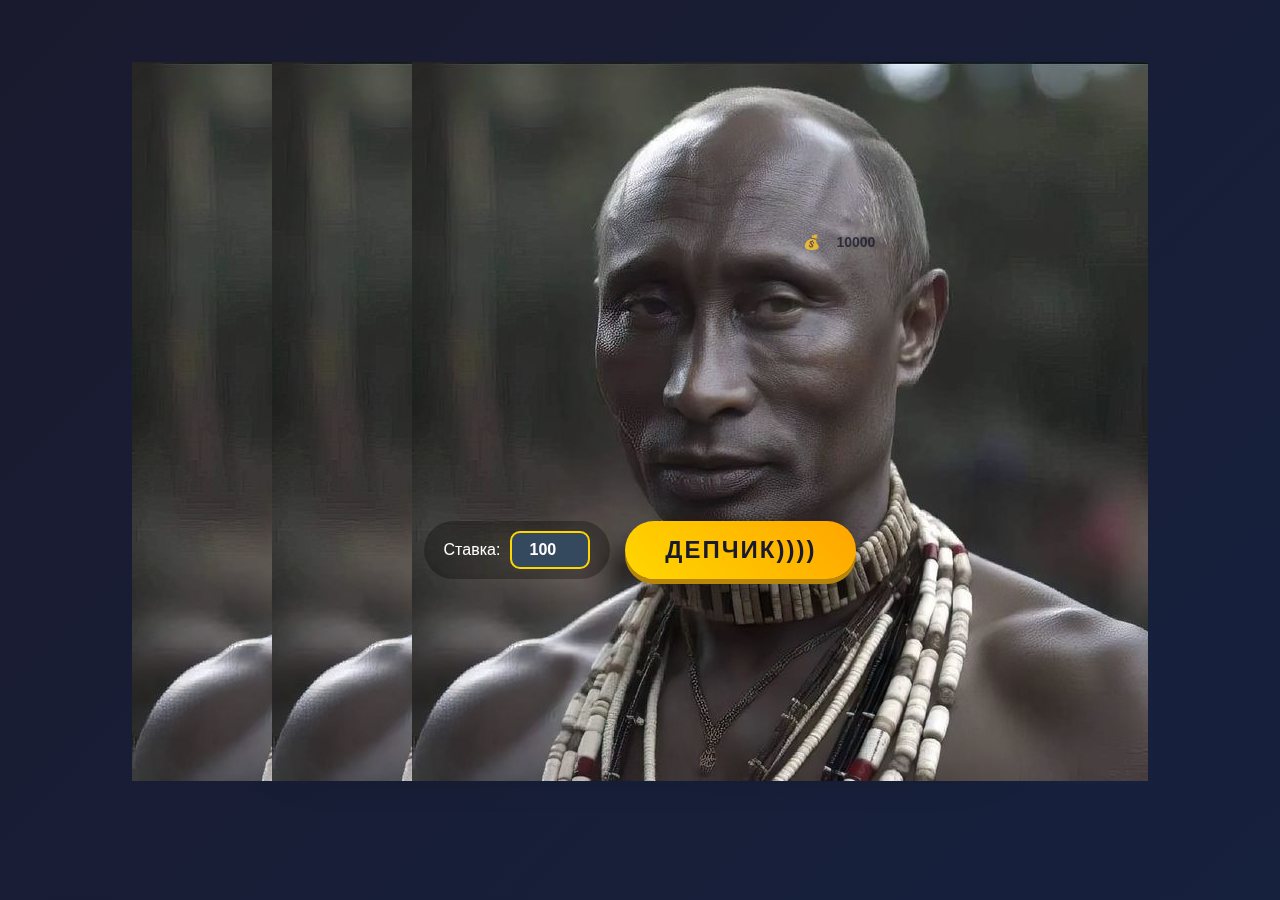
<file: casino.html>
<!DOCTYPE html>
<html lang="ru">
<head>
    <meta charset="UTF-8">
    <meta name="viewport" content="width=device-width, initial-scale=1.0">
    <title>Бурмадатик</title>
    <link rel="stylesheet" href="casino.css">
</head>
<body>
    <div class="casino-container">
        <div class="casino-header">
            <a href="/" class="back-link">← Назад в чат</a>
            <div class="casino-balance">
                <span>💰</span> <span id="balance">10000</span> ₴
            </div>
        </div>

        <div class="slot-machine">
            <div class="reels">
                <div class="reel" id="reel1">
                    <img src="images/cherry.png" alt="cherry" class="symbol-img">
                </div>
                <div class="reel" id="reel2">
                    <img src="images/cherry.png" alt="cherry" class="symbol-img">
                </div>
                <div class="reel" id="reel3">
                    <img src="images/cherry.png" alt="cherry" class="symbol-img">
                </div>
            </div>

            <div class="controls">
                <div class="bet-control">
                    <label>Ставка:</label>
                    <input type="number" id="betAmount" min="10" max="1000" value="100" step="10">
                </div>
                <button class="spin-btn" id="spinBtn" onclick="spin()">
                    Депчик))))
                </button>
            </div>

            <div class="result" id="result"></div>
        </div>
    </div>

    <script src="casino.js"></script>
</body>
</html>
</file>
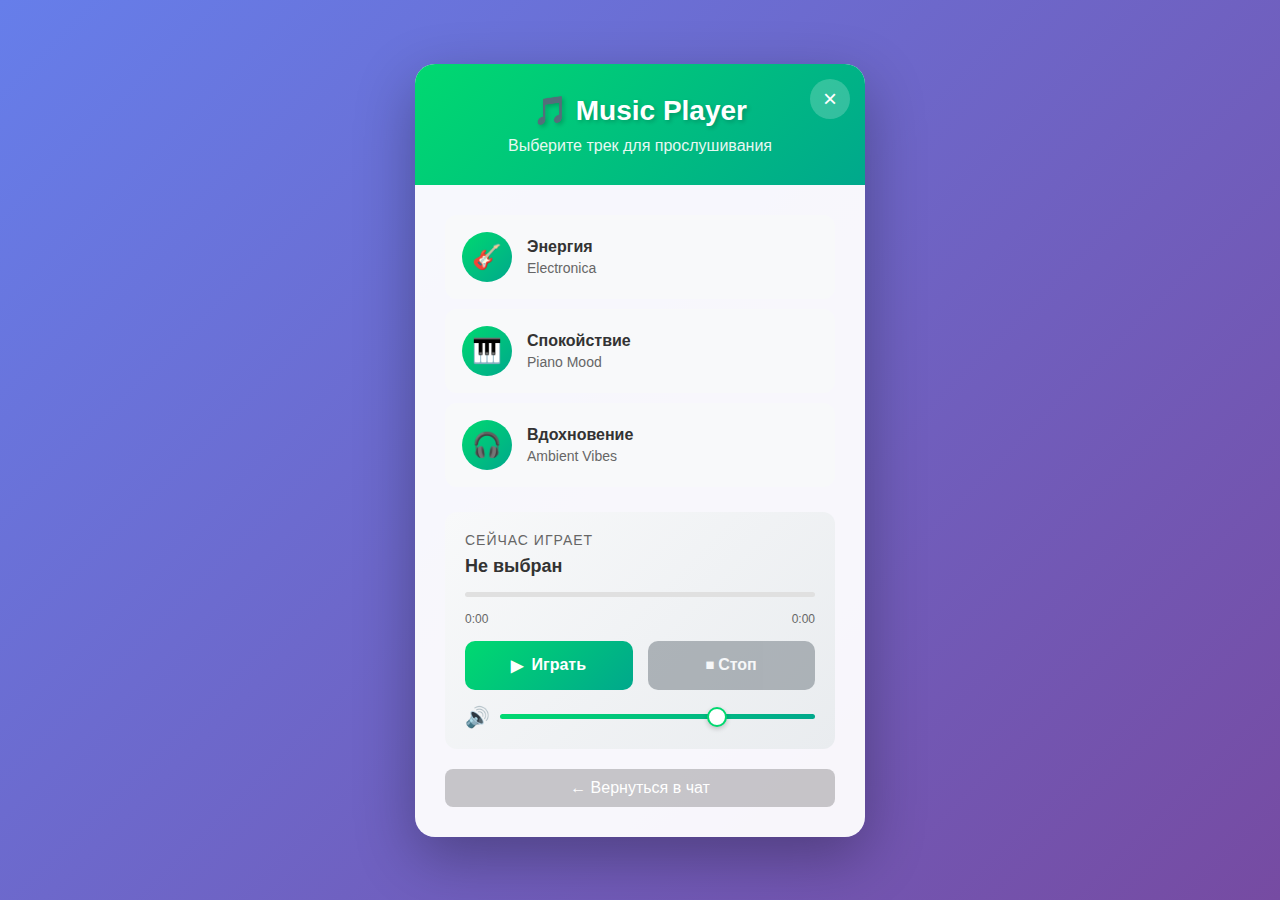
<file: player.html>
<!DOCTYPE html>
<html lang="ru">
<head>
    <meta charset="UTF-8">
    <meta name="viewport" content="width=device-width, initial-scale=1.0">
    <title>Whats App2 - Музыкальный плеер</title>
    <link rel="stylesheet" href="player.css">
</head>
<body>
    <div class="player-container">
        <div class="player-header">
            <button class="close-btn" onclick="closePlayer()">×</button>
            <h1>🎵 Music Player</h1>
            <p>Выберите трек для прослушивания</p>
        </div>

        <div class="player-content">
            <!-- Список треков -->
            <div class="track-list">
                <div class="track-item" onclick="playTrack(1)" id="track1">
                    <div class="track-icon">🎸</div>
                    <div class="track-info">
                        <div class="track-name">Энергия</div>
                        <div class="track-artist">Electronica</div>
                    </div>
                    <div class="track-play-icon" id="playIcon1">▶</div>
                </div>

                <div class="track-item" onclick="playTrack(2)" id="track2">
                    <div class="track-icon">🎹</div>
                    <div class="track-info">
                        <div class="track-name">Спокойствие</div>
                        <div class="track-artist">Piano Mood</div>
                    </div>
                    <div class="track-play-icon" id="playIcon2">▶</div>
                </div>

                <div class="track-item" onclick="playTrack(3)" id="track3">
                    <div class="track-icon">🎧</div>
                    <div class="track-info">
                        <div class="track-name">Вдохновение</div>
                        <div class="track-artist">Ambient Vibes</div>
                    </div>
                    <div class="track-play-icon" id="playIcon3">▶</div>
                </div>
            </div>

            <!-- Секция "Сейчас играет" -->
            <div class="now-playing-section">
                <div class="now-playing-label">СЕЙЧАС ИГРАЕТ</div>
                <div class="now-playing-track" id="nowPlaying">Не выбран</div>

                <!-- Прогресс бар -->
                <div class="progress-bar" id="progressBar" onclick="seek(event)">
                    <div class="progress-fill" id="progressFill"></div>
                </div>
                <div class="time-display">
                    <span id="currentTime">0:00</span>
                    <span id="duration">0:00</span>
                </div>

                <!-- Кнопки управления -->
                <div class="player-controls">
                    <button class="control-btn play-btn" id="playPauseBtn" onclick="togglePlayPause()">
                        <span id="playPauseIcon">▶</span> Играть
                    </button>
                    <button class="control-btn stop-btn" id="stopBtn" onclick="stopPlayback()" disabled>
                        ⏹ Стоп
                    </button>
                </div>

                <!-- Регулятор громкости -->
                <div class="volume-control">
                    <span class="volume-icon">🔊</span>
                    <input type="range" class="volume-slider" id="volumeSlider" min="0" max="1" step="0.1" value="0.7">
                </div>
            </div>

            <!-- Ссылка назад в чат -->
            <a href="/" class="back-link">← Вернуться в чат</a>
        </div>
    </div>

    <script src="player.js"></script>
</body>
</html>
</file>
<file: casino.css>
* {
    margin: 0;
    padding: 0;
    box-sizing: border-box;
    font-family: 'Segoe UI', Tahoma, Geneva, Verdana, sans-serif;
}

body {
    background: linear-gradient(135deg, #1a1a2e, #16213e);
    min-height: 100vh;
    display: flex;
    justify-content: center;
    align-items: center;
    padding: 20px;
}

.casino-container {
    background: rgba(255, 255, 255, 0.1);
    backdrop-filter: blur(10px);
    border-radius: 30px;
    padding: 30px;
    box-shadow: 0 20px 50px rgba(0, 0, 0, 0.5);
    border: 1px solid rgba(255, 255, 255, 0.2);
    max-width: 700px;
    width: 100%;
}

.casino-header {
    display: flex;
    justify-content: space-between;
    align-items: center;
    margin-bottom: 30px;
    padding: 15px 25px;
    background: rgba(0, 0, 0, 0.3);
    border-radius: 20px;
    border: 1px solid rgba(255, 215, 0, 0.3);
}

.header-left {
    display: flex;
    align-items: center;
    gap: 20px;
}

.back-link {
    color: white;
    text-decoration: none;
    padding: 8px 15px;
    background: rgba(255, 255, 255, 0.1);
    border-radius: 20px;
    font-size: 14px;
    transition: all 0.3s;
    border: 1px solid rgba(255, 215, 0, 0.3);
}

.back-link:hover {
    background: rgba(255, 215, 0, 0.2);
    transform: translateX(-5px);
}

.casino-title {
    color: white;
    font-size: 28px;
    font-weight: bold;
    text-transform: uppercase;
    letter-spacing: 2px;
    background: linear-gradient(45deg, #ffd700, #ff6b6b);
    -webkit-background-clip: text;
    -webkit-text-fill-color: transparent;
}

.casino-balance {
    background: linear-gradient(45deg, #ffd700, #ffa500);
    padding: 10px 25px;
    border-radius: 50px;
    font-weight: bold;
    font-size: 24px;
    color: #1a1a2e;
    box-shadow: 0 5px 15px rgba(255, 215, 0, 0.4);
}

.casino-balance span {
    font-size: 14px;
    margin-right: 10px;
    opacity: 0.8;
}

.slot-machine {
    background: #2c3e50;
    padding: 40px 30px;
    border-radius: 30px;
    margin-bottom: 30px;
    box-shadow: inset 0 0 20px rgba(0, 0, 0, 0.5), 0 10px 20px rgba(0, 0, 0, 0.3);
    border: 2px solid #ffd700;
}

.reels {
    display: flex;
    justify-content: center;
    gap: 20px;
    margin-bottom: 30px;
}

.reel {
    width: 120px;
    height: 140px;
    background: white;
    border-radius: 20px;
    display: flex;
    align-items: center;
    justify-content: center;
    font-size: 70px;
    box-shadow: 0 10px 0 #95a5a6, 0 5px 20px rgba(0, 0, 0, 0.3);
    border: 3px solid #ffd700;
    transition: all 0.1s ease;
    background: linear-gradient(145deg, #ffffff, #f0f0f0);
}

.reel.spinning {
    animation: spin 0.2s linear infinite;
    opacity: 0.8;
}

@keyframes spin {
    0% { transform: scale(1); }
    50% { transform: scale(1.05); }
    100% { transform: scale(1); }
}

.controls {
    display: flex;
    gap: 15px;
    justify-content: center;
    margin-bottom: 20px;
}

.bet-control {
    display: flex;
    align-items: center;
    gap: 10px;
    background: rgba(0, 0, 0, 0.3);
    padding: 10px 20px;
    border-radius: 50px;
}

.bet-control label {
    color: white;
    font-size: 16px;
}

#betAmount {
    width: 80px;
    padding: 8px;
    border-radius: 10px;
    border: 2px solid #ffd700;
    background: #34495e;
    color: white;
    font-size: 16px;
    font-weight: bold;
    text-align: center;
}

#betAmount:focus {
    outline: none;
    box-shadow: 0 0 15px #ffd700;
}

.spin-btn {
    background: linear-gradient(45deg, #ffd700, #ffa500);
    border: none;
    padding: 15px 40px;
    border-radius: 50px;
    font-size: 24px;
    font-weight: bold;
    color: #1a1a2e;
    cursor: pointer;
    transition: all 0.3s;
    box-shadow: 0 5px 0 #b8860b, 0 10px 20px rgba(0, 0, 0, 0.3);
    text-transform: uppercase;
    letter-spacing: 2px;
}

.spin-btn:hover:not(:disabled) {
    transform: translateY(-2px);
    box-shadow: 0 7px 0 #b8860b, 0 15px 30px rgba(0, 0, 0, 0.4);
}

.spin-btn:active:not(:disabled) {
    transform: translateY(5px);
    box-shadow: 0 2px 0 #b8860b, 0 10px 20px rgba(0, 0, 0, 0.3);
}

.spin-btn:disabled {
    opacity: 0.5;
    cursor: not-allowed;
}

.result {
    text-align: center;
    padding: 15px;
    border-radius: 15px;
    font-size: 20px;
    font-weight: bold;
    margin-top: 20px;
    transition: all 0.3s;
}

.win {
    background: rgba(46, 204, 113, 0.3);
    color: #2ecc71;
    border: 2px solid #2ecc71;
    box-shadow: 0 0 20px rgba(46, 204, 113, 0.3);
}

.lose {
    background: rgba(231, 76, 60, 0.3);
    color: #e74c3c;
    border: 2px solid #e74c3c;
}

.stats {
    display: grid;
    grid-template-columns: repeat(3, 1fr);
    gap: 15px;
    margin-bottom: 30px;
}

.stat-box {
    background: rgba(0, 0, 0, 0.3);
    border-radius: 15px;
    padding: 15px;
    text-align: center;
    border: 1px solid rgba(255, 215, 0, 0.2);
}

.stat-label {
    color: rgba(255, 255, 255, 0.7);
    font-size: 14px;
    margin-bottom: 5px;
}

.stat-value {
    color: #ffd700;
    font-size: 24px;
    font-weight: bold;
}

.history, .paytable {
    background: rgba(0, 0, 0, 0.3);
    border-radius: 20px;
    padding: 20px;
    margin-top: 20px;
    border: 1px solid rgba(255, 215, 0, 0.2);
}

.history h3, .paytable h3 {
    color: white;
    margin-bottom: 15px;
    font-size: 18px;
}

.history-list {
    display: flex;
    flex-direction: column;
    gap: 10px;
    max-height: 150px;
    overflow-y: auto;
    padding-right: 10px;
}

.history-item {
    background: rgba(255, 255, 255, 0.1);
    padding: 8px 15px;
    border-radius: 10px;
    color: white;
    display: flex;
    justify-content: space-between;
    font-size: 14px;
}

.history-item.win-item {
    background: rgba(46, 204, 113, 0.2);
    border-left: 4px solid #2ecc71;
}

.history-item.lose-item {
    background: rgba(231, 76, 60, 0.2);
    border-left: 4px solid #e74c3c;
}

.paytable-grid {
    display: grid;
    grid-template-columns: repeat(2, 1fr);
    gap: 10px;
}

.pay-item {
    background: rgba(255, 255, 255, 0.1);
    padding: 10px;
    border-radius: 10px;
    color: white;
    display: flex;
    align-items: center;
    gap: 10px;
}

.symbol {
    font-size: 24px;
}

::-webkit-scrollbar {
    width: 8px;
}

::-webkit-scrollbar-track {
    background: rgba(255, 255, 255, 0.1);
    border-radius: 10px;
}

::-webkit-scrollbar-thumb {
    background: #ffd700;
    border-radius: 10px;
}
</file>
<file: player.css>
* {
    margin: 0;
    padding: 0;
    box-sizing: border-box;
}

body {
    font-family: 'Segoe UI', Tahoma, Geneva, Verdana, sans-serif;
    background: linear-gradient(135deg, #667eea 0%, #764ba2 100%);
    min-height: 100vh;
    display: flex;
    justify-content: center;
    align-items: center;
    padding: 20px;
}

/* Основной контейнер плеера */
.player-container {
    background: rgba(255, 255, 255, 0.95);
    border-radius: 20px;
    box-shadow: 0 20px 60px rgba(0, 0, 0, 0.3);
    width: 100%;
    max-width: 450px;
    overflow: hidden;
    animation: slideUp 0.5s ease;
}

/* Анимация появления */
@keyframes slideUp {
    from {
        opacity: 0;
        transform: translateY(50px);
    }
    to {
        opacity: 1;
        transform: translateY(0);
    }
}

/* Шапка плеера */
.player-header {
    background: linear-gradient(135deg, #00d970 0%, #00a88c 100%);
    color: white;
    padding: 30px;
    text-align: center;
    position: relative;
}

.player-header h1 {
    font-size: 28px;
    margin-bottom: 10px;
    text-shadow: 2px 2px 4px rgba(0, 0, 0, 0.2);
}

.player-header p {
    font-size: 16px;
    opacity: 0.9;
}

/* Кнопка закрытия */
.close-btn {
    position: absolute;
    top: 15px;
    right: 15px;
    background: rgba(255, 255, 255, 0.2);
    border: none;
    color: white;
    font-size: 24px;
    cursor: pointer;
    width: 40px;
    height: 40px;
    border-radius: 50%;
    display: flex;
    align-items: center;
    justify-content: center;
    transition: background 0.3s;
}

.close-btn:hover {
    background: rgba(255, 255, 255, 0.3);
}

/* Контент плеера */
.player-content {
    padding: 30px;
}

/* Список треков */
.track-list {
    margin-bottom: 25px;
}

.track-item {
    display: flex;
    align-items: center;
    padding: 15px;
    margin-bottom: 10px;
    background: #f8f9fa;
    border-radius: 12px;
    cursor: pointer;
    transition: all 0.3s ease;
    border: 2px solid transparent;
}

.track-item:hover {
    transform: translateX(10px);
    background: #e9ecef;
}

.track-item.playing {
    border-color: #00d970;
    background: #e8f5e9;
}

/* Иконка трека */
.track-icon {
    width: 50px;
    height: 50px;
    background: linear-gradient(135deg, #00d970 0%, #00a88c 100%);
    border-radius: 50%;
    display: flex;
    align-items: center;
    justify-content: center;
    margin-right: 15px;
    color: white;
    font-size: 24px;
}

/* Информация о треке */
.track-info {
    flex: 1;
}

.track-name {
    font-weight: 600;
    color: #333;
    font-size: 16px;
    margin-bottom: 4px;
}

.track-artist {
    color: #666;
    font-size: 14px;
}

/* Иконка воспроизведения */
.track-play-icon {
    color: #00d970;
    font-size: 24px;
    margin-left: 10px;
    opacity: 0;
    transition: opacity 0.3s;
}

.track-item:hover .track-play-icon {
    opacity: 1;
}

.track-item.playing .track-play-icon {
    opacity: 1;
    color: #00d970;
}

/* Секция "Сейчас играет" */
.now-playing-section {
    background: linear-gradient(135deg, #f8f9fa 0%, #e9ecef 100%);
    border-radius: 12px;
    padding: 20px;
    margin-top: 20px;
}

.now-playing-label {
    font-size: 14px;
    color: #666;
    margin-bottom: 8px;
    text-transform: uppercase;
    letter-spacing: 1px;
}

.now-playing-track {
    font-size: 18px;
    font-weight: 600;
    color: #333;
    margin-bottom: 15px;
}

/* Прогресс бар */
.progress-bar {
    width: 100%;
    height: 5px;
    background: #e0e0e0;
    border-radius: 5px;
    margin: 15px 0;
    cursor: pointer;
    position: relative;
}

.progress-fill {
    height: 100%;
    background: linear-gradient(135deg, #00d970 0%, #00a88c 100%);
    border-radius: 5px;
    width: 0%;
    transition: width 0.1s linear;
}

/* Отображение времени */
.time-display {
    display: flex;
    justify-content: space-between;
    color: #666;
    font-size: 12px;
    margin-top: 5px;
}

/* Кнопки управления */
.player-controls {
    display: flex;
    gap: 15px;
    margin-top: 15px;
}

.control-btn {
    flex: 1;
    padding: 15px;
    border: none;
    border-radius: 10px;
    font-size: 16px;
    font-weight: 600;
    cursor: pointer;
    transition: all 0.3s;
    display: flex;
    align-items: center;
    justify-content: center;
    gap: 8px;
}

.play-btn {
    background: linear-gradient(135deg, #00d970 0%, #00a88c 100%);
    color: white;
}

.play-btn:hover:not(:disabled) {
    transform: scale(1.05);
    box-shadow: 0 5px 15px rgba(0, 217, 112, 0.3);
}

.play-btn:active:not(:disabled) {
    transform: scale(0.95);
}

.stop-btn {
    background: #dc3545;
    color: white;
}

.stop-btn:hover:not(:disabled) {
    transform: scale(1.05);
    box-shadow: 0 5px 15px rgba(220, 53, 69, 0.3);
}

.stop-btn:active:not(:disabled) {
    transform: scale(0.95);
}

.stop-btn:disabled {
    background: #6c757d;
    cursor: not-allowed;
    transform: none;
    box-shadow: none;
    opacity: 0.5;
}

/* Регулятор громкости */
.volume-control {
    margin-top: 15px;
    display: flex;
    align-items: center;
    gap: 10px;
}

.volume-icon {
    color: #666;
    font-size: 20px;
}

.volume-slider {
    flex: 1;
    height: 5px;
    -webkit-appearance: none;
    background: linear-gradient(135deg, #00d970 0%, #00a88c 100%);
    border-radius: 5px;
    outline: none;
}

.volume-slider::-webkit-slider-thumb {
    -webkit-appearance: none;
    width: 20px;
    height: 20px;
    background: white;
    border-radius: 50%;
    cursor: pointer;
    box-shadow: 0 2px 5px rgba(0, 0, 0, 0.2);
    border: 2px solid #00d970;
}

.volume-slider::-moz-range-thumb {
    width: 20px;
    height: 20px;
    background: white;
    border-radius: 50%;
    cursor: pointer;
    box-shadow: 0 2px 5px rgba(0, 0, 0, 0.2);
    border: 2px solid #00d970;
}

/* Ссылка назад */
.back-link {
    display: block;
    text-align: center;
    margin-top: 20px;
    color: white;
    text-decoration: none;
    padding: 10px;
    background: rgba(0, 0, 0, 0.2);
    border-radius: 8px;
    transition: background 0.3s;
}

.back-link:hover {
    background: rgba(0, 0, 0, 0.3);
}

/* Адаптация для мобильных устройств */
@media (max-width: 480px) {
    .player-container {
        margin: 10px;
    }
    
    .player-header h1 {
        font-size: 24px;
    }
    
    .player-content {
        padding: 20px;
    }
    
    .track-item {
        padding: 12px;
    }
    
    .track-icon {
        width: 40px;
        height: 40px;
        font-size: 20px;
    }
    
    .control-btn {
        padding: 12px;
        font-size: 14px;
    }
}

/* Для очень маленьких экранов */
@media (max-width: 320px) {
    .player-header {
        padding: 20px;
    }
    
    .player-header h1 {
        font-size: 20px;
    }
    
    .track-name {
        font-size: 14px;
    }
    
    .track-artist {
        font-size: 12px;
    }
}
</file>
